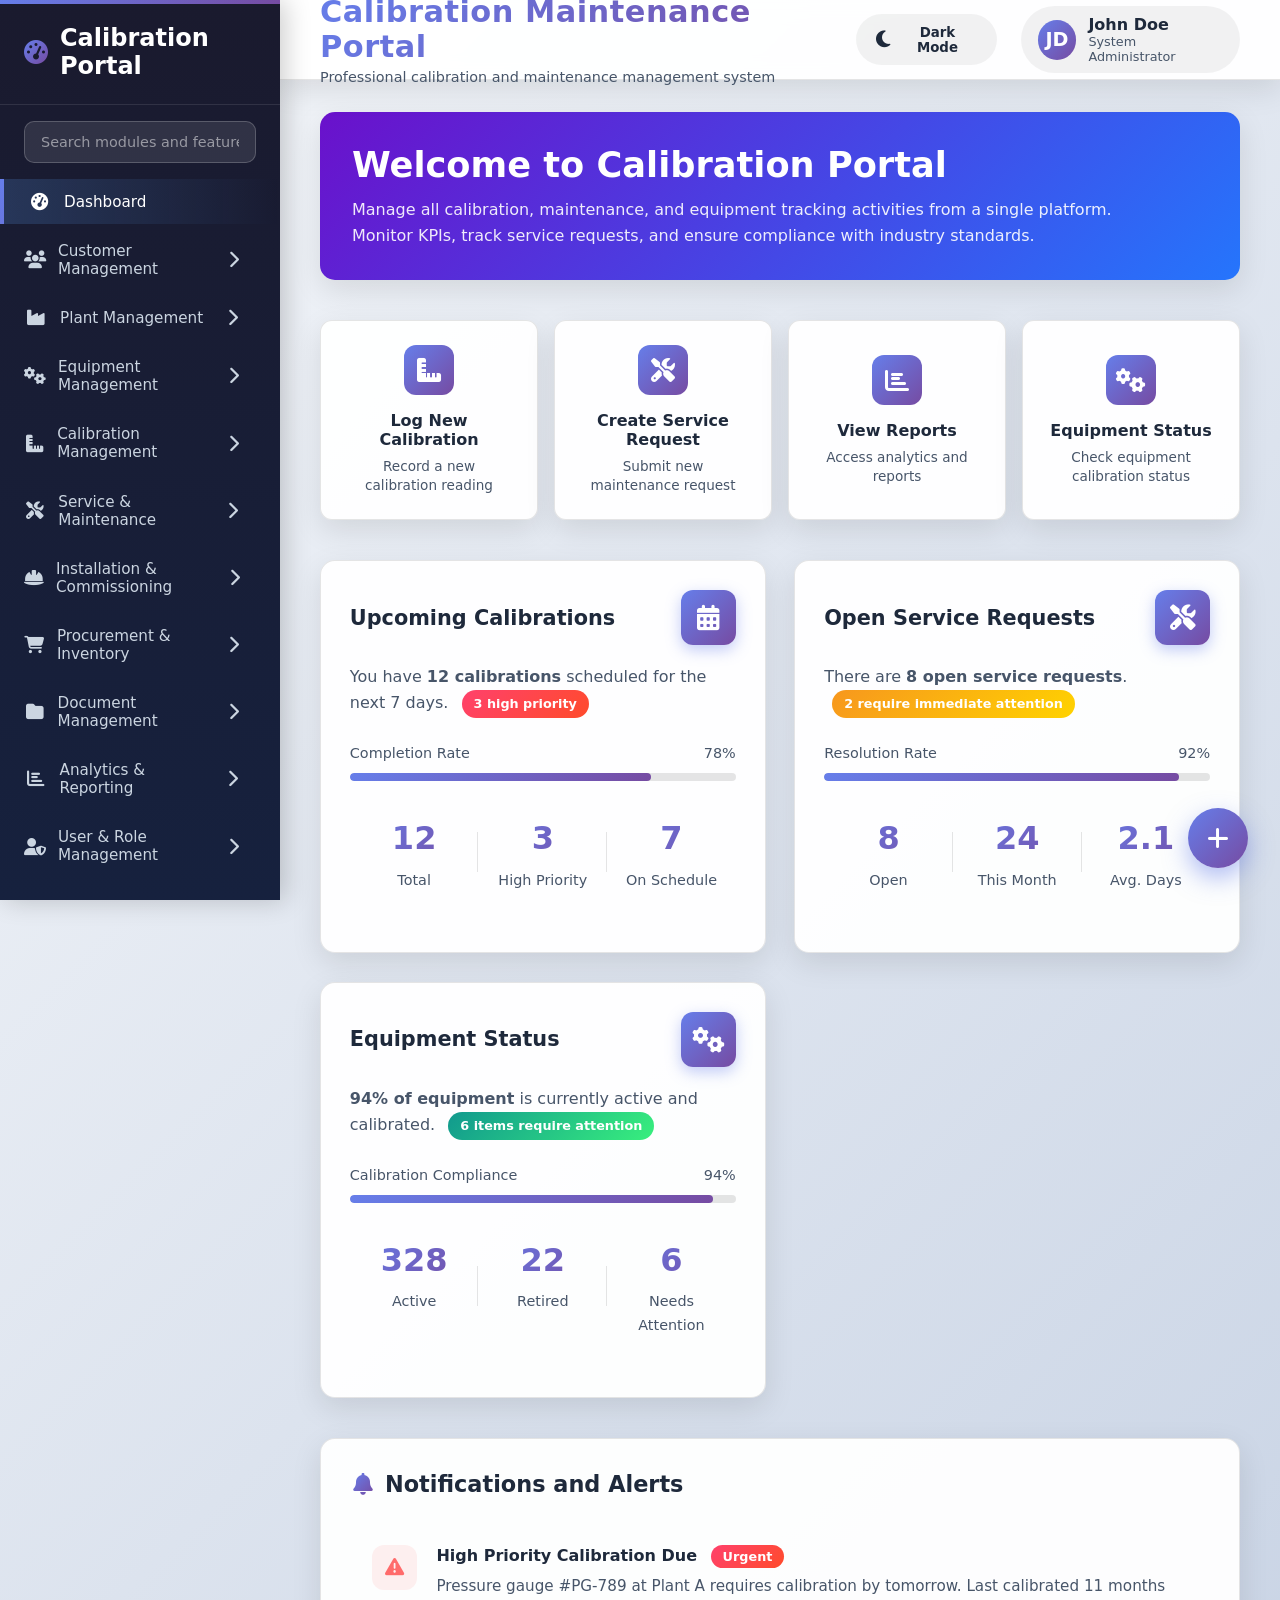
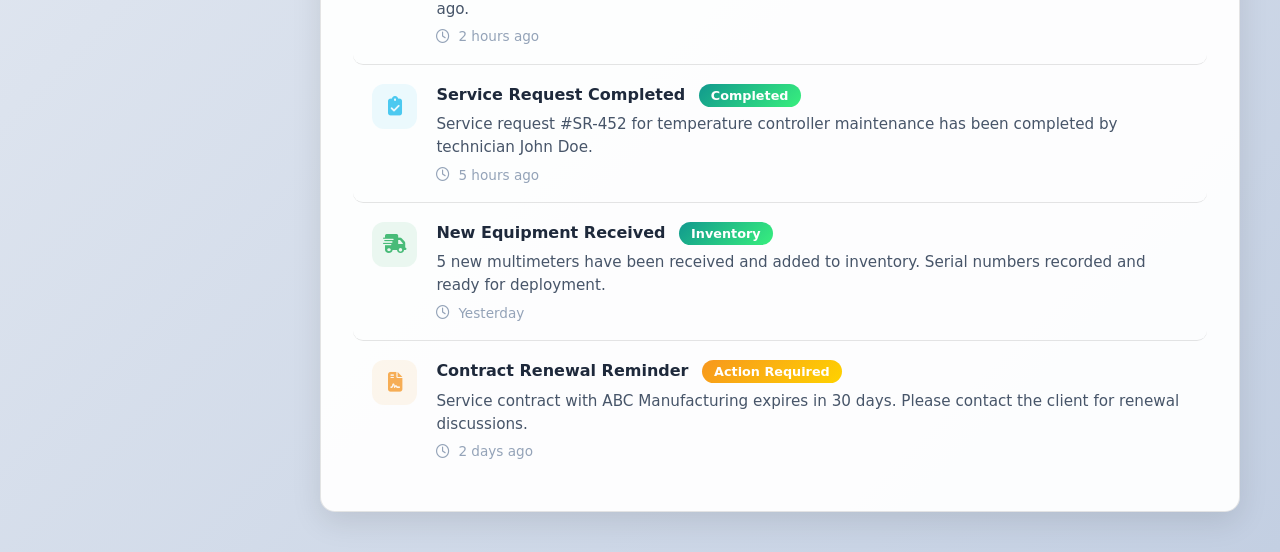
<file: Home page.html>
<!DOCTYPE html>
<html lang="en">
<head>
    <meta charset="UTF-8">
    <meta name="viewport" content="width=device-width, initial-scale=1.0">
    <title>Calibration Maintenance Portal</title>
    <link rel="stylesheet" href="https://cdnjs.cloudflare.com/ajax/libs/font-awesome/6.4.0/css/all.min.css">
    <link rel="stylesheet" href="https://cdnjs.cloudflare.com/ajax/libs/animate.css/4.1.1/animate.min.css">
    <style>
        :root {
            --primary-gradient: linear-gradient(135deg, #667eea 0%, #764ba2 100%);
            --secondary-gradient: linear-gradient(135deg, #f093fb 0%, #f5576c 100%);
            --sidebar-gradient: linear-gradient(180deg, #1a1a2e 0%, #16213e 100%);
            --dashboard-gradient: linear-gradient(135deg, #6a11cb 0%, #2575fc 100%);
            --success-gradient: linear-gradient(135deg, #11998e 0%, #38ef7d 100%);
            --warning-gradient: linear-gradient(135deg, #f7971e 0%, #ffd200 100%);
            --danger-gradient: linear-gradient(135deg, #ff416c 0%, #ff4b2b 100%);
            --info-gradient: linear-gradient(135deg, #4facfe 0%, #00f2fe 100%);
            --sidebar-width: 280px;
            --header-height: 80px;
            --transition-speed: 0.3s;
            --bg-gradient: linear-gradient(135deg, #f5f7fa 0%, #c3cfe2 100%);
            --card-bg: rgba(255, 255, 255, 0.95);
            --text-primary: #1e293b;
            --text-secondary: #475569;
            --border-color: rgba(0, 0, 0, 0.1);
            --hover-bg: rgba(0, 0, 0, 0.05);
            --active-bg: rgba(96, 165, 250, 0.15);
            --shadow: 0 10px 30px rgba(0, 0, 0, 0.1);
        }

        .dark-theme {
            --bg-gradient: linear-gradient(135deg, #0f172a 0%, #1e293b 100%);
            --card-bg: rgba(30, 41, 59, 0.95);
            --text-primary: #f1f5f9;
            --text-secondary: #cbd5e1;
            --border-color: rgba(255, 255, 255, 0.1);
            --hover-bg: rgba(255, 255, 255, 0.05);
            --active-bg: rgba(96, 165, 250, 0.2);
            --shadow: 0 10px 30px rgba(0, 0, 0, 0.3);
        }

        * {
            margin: 0;
            padding: 0;
            box-sizing: border-box;
            font-family: 'Segoe UI', system-ui, -apple-system, sans-serif;
        }

        html {
            scroll-behavior: smooth;
        }

        body {
            background: var(--bg-gradient);
            color: var(--text-primary);
            transition: all var(--transition-speed) ease;
            min-height: 100vh;
            overflow-x: hidden;
        }

        .app-container {
            display: flex;
            min-height: 100vh;
        }

        /* Loading screen */
        .loading-screen {
            position: fixed;
            top: 0;
            left: 0;
            width: 100%;
            height: 100%;
            background: var(--sidebar-gradient);
            display: flex;
            flex-direction: column;
            justify-content: center;
            align-items: center;
            z-index: 9999;
            transition: opacity 0.5s ease, visibility 0.5s ease;
        }

        .loading-screen.hidden {
            opacity: 0;
            visibility: hidden;
            pointer-events: none;
        }

        .loader {
            width: 70px;
            height: 70px;
            border: 5px solid rgba(102, 126, 234, 0.2);
            border-radius: 50%;
            border-top-color: #667eea;
            animation: spin 1s linear infinite;
            margin-bottom: 20px;
        }

        @keyframes spin {
            100% { transform: rotate(360deg); }
        }

        /* Header */
        .header {
            height: var(--header-height);
            background: var(--card-bg);
            display: flex;
            align-items: center;
            justify-content: space-between;
            padding: 0 2.5rem;
            box-shadow: var(--shadow);
            position: fixed;
            top: 0;
            right: 0;
            left: var(--sidebar-width);
            z-index: 100;
            transition: all var(--transition-speed) ease;
            backdrop-filter: blur(10px);
            border-bottom: 1px solid var(--border-color);
        }

        .header-left h1 {
            font-size: 1.9rem;
            background: var(--primary-gradient);
            -webkit-background-clip: text;
            -webkit-text-fill-color: transparent;
            background-clip: text;
            font-weight: 800;
            letter-spacing: 0.5px;
        }

        .header-left p {
            color: var(--text-secondary);
            font-size: 0.9rem;
            margin-top: 5px;
        }

        /* Header actions */
        .header-actions {
            display: flex;
            align-items: center;
            gap: 1.5rem;
        }

        .user-profile {
            display: flex;
            align-items: center;
            gap: 0.75rem;
            padding: 0.5rem 1rem;
            border-radius: 50px;
            background: var(--hover-bg);
            cursor: pointer;
            transition: all 0.3s ease;
            border: 1px solid transparent;
        }

        .user-profile:hover {
            background: var(--active-bg);
            border-color: rgba(102, 126, 234, 0.3);
        }

        .user-avatar {
            width: 40px;
            height: 40px;
            border-radius: 50%;
            background: var(--primary-gradient);
            display: flex;
            align-items: center;
            justify-content: center;
            color: white;
            font-weight: bold;
            font-size: 1.2rem;
        }

        .user-info {
            display: flex;
            flex-direction: column;
        }

        .user-name {
            font-weight: 600;
            color: var(--text-primary);
        }

        .user-role {
            font-size: 0.8rem;
            color: var(--text-secondary);
        }

        /* Theme toggle */
        .theme-toggle {
            display: flex;
            align-items: center;
            gap: 0.5rem;
            cursor: pointer;
            padding: 0.6rem 1.2rem;
            border-radius: 50px;
            background: var(--hover-bg);
            transition: all 0.3s ease;
            border: 1px solid transparent;
        }

        .theme-toggle:hover {
            background: var(--active-bg);
            border-color: rgba(102, 126, 234, 0.3);
            transform: translateY(-1px);
        }

        .theme-toggle i {
            font-size: 1.2rem;
            color: var(--text-primary);
            transition: all 0.3s ease;
        }

        .theme-toggle span {
            font-weight: 600;
            color: var(--text-primary);
            transition: all 0.3s ease;
        }

        /* Sidebar */
        .sidebar {
            width: var(--sidebar-width);
            background: var(--sidebar-gradient);
            color: #e2e8f0;
            position: fixed;
            top: 0;
            left: 0;
            height: 100vh;
            overflow-y: auto;
            padding: 1.5rem 0;
            transition: transform var(--transition-speed) ease;
            z-index: 1000;
            box-shadow: 5px 0 25px rgba(0, 0, 0, 0.2);
            scrollbar-width: thin;
            scrollbar-color: rgba(255, 255, 255, 0.1) transparent;
        }

        .sidebar::-webkit-scrollbar {
            width: 6px;
        }

        .sidebar::-webkit-scrollbar-track {
            background: transparent;
        }

        .sidebar::-webkit-scrollbar-thumb {
            background: rgba(255, 255, 255, 0.1);
            border-radius: 3px;
        }

        .sidebar::before {
            content: '';
            position: absolute;
            top: 0;
            left: 0;
            right: 0;
            height: 4px;
            background: var(--primary-gradient);
        }

        .sidebar-header {
            padding: 0 1.5rem 1.5rem;
            border-bottom: 1px solid rgba(255, 255, 255, 0.1);
            margin-bottom: 1rem;
        }

        .sidebar-header h2 {
            display: flex;
            align-items: center;
            gap: 0.75rem;
            font-size: 1.5rem;
            color: white;
        }

        .sidebar-header h2 i {
            background: var(--primary-gradient);
            -webkit-background-clip: text;
            -webkit-text-fill-color: transparent;
            background-clip: text;
        }

        .sidebar-search {
            padding: 0 1.5rem;
            margin-bottom: 1rem;
        }

        .search-box {
            width: 100%;
            padding: 0.75rem 1rem;
            border-radius: 10px;
            background: rgba(255, 255, 255, 0.1);
            border: 1px solid rgba(255, 255, 255, 0.2);
            color: white;
            font-size: 0.9rem;
            transition: all 0.3s ease;
        }

        .search-box:focus {
            outline: none;
            border-color: #667eea;
            background: rgba(255, 255, 255, 0.15);
            box-shadow: 0 0 0 2px rgba(102, 126, 234, 0.2);
        }

        .search-box::placeholder {
            color: rgba(255, 255, 255, 0.5);
        }

        /* Navigation */
        .nav-menu {
            list-style: none;
        }

        .nav-item {
            margin-bottom: 0.25rem;
        }

        .nav-link {
            display: flex;
            align-items: center;
            justify-content: space-between;
            padding: 0.85rem 1.5rem;
            color: #cbd5e1;
            text-decoration: none;
            transition: all 0.3s ease;
            position: relative;
            overflow: hidden;
        }

        .nav-link:hover {
            color: white;
            background: rgba(255, 255, 255, 0.05);
        }

        .nav-link.active {
            background: linear-gradient(90deg, rgba(96, 165, 250, 0.2), transparent);
            color: white;
            border-left: 4px solid;
            border-image: var(--primary-gradient) 1;
        }

        .nav-link i {
            width: 24px;
            text-align: center;
            margin-right: 0.75rem;
            font-size: 1.1rem;
            transition: transform 0.3s ease;
        }

        .nav-link:hover i {
            transform: scale(1.1);
        }

        .nav-text {
            flex-grow: 1;
            font-size: 0.95rem;
        }

        .nav-badge {
            background: var(--primary-gradient);
            color: white;
            padding: 0.2rem 0.5rem;
            border-radius: 12px;
            font-size: 0.7rem;
            font-weight: 600;
            margin-left: 0.5rem;
        }

        .nav-arrow {
            font-size: 0.8rem;
            transition: transform 0.3s ease;
        }

        .nav-arrow.rotated {
            transform: rotate(90deg);
        }

        /* Submenu */
        .submenu {
            list-style: none;
            max-height: 0;
            overflow: hidden;
            transition: max-height 0.3s ease;
            background: rgba(0, 0, 0, 0.2);
        }

        .submenu.expanded {
            max-height: 500px;
        }

        .submenu-item {
            border-left: 1px solid rgba(255, 255, 255, 0.1);
            margin-left: 2.5rem;
        }

        .submenu-link {
            display: block;
            padding: 0.7rem 1.5rem;
            color: #94a3b8;
            text-decoration: none;
            font-size: 0.9rem;
            transition: all 0.3s ease;
        }

        .submenu-link:hover {
            color: white;
            background: rgba(255, 255, 255, 0.05);
        }

        /* Tooltip */
        .nav-link .tooltip,
        .submenu-link .tooltip {
            display: none;
        }

        /* Main content */
        .main-content {
            flex: 1;
            padding: calc(var(--header-height) + 2rem) 2.5rem 2.5rem;
            margin-left: var(--sidebar-width);
            transition: all var(--transition-speed) ease;
            width: calc(100% - var(--sidebar-width));
        }

        /* Quick Links Section */
        .quick-links {
            display: grid;
            grid-template-columns: repeat(auto-fill, minmax(200px, 1fr));
            gap: 1rem;
            margin-bottom: 2.5rem;
        }

        .quick-link-card {
            background: var(--card-bg);
            border-radius: 12px;
            padding: 1.5rem;
            display: flex;
            flex-direction: column;
            align-items: center;
            justify-content: center;
            text-align: center;
            text-decoration: none;
            color: var(--text-primary);
            transition: all 0.3s ease;
            box-shadow: var(--shadow);
            border: 1px solid var(--border-color);
            cursor: pointer;
            user-select: none;
        }

        .quick-link-card:hover {
            transform: translateY(-5px);
            box-shadow: 0 15px 30px rgba(0, 0, 0, 0.15);
            border-color: rgba(102, 126, 234, 0.3);
        }

        .quick-link-card:active {
            transform: translateY(-2px);
        }

        .quick-link-icon {
            width: 50px;
            height: 50px;
            border-radius: 12px;
            display: flex;
            align-items: center;
            justify-content: center;
            font-size: 1.5rem;
            color: white;
            background: var(--primary-gradient);
            margin-bottom: 1rem;
            transition: transform 0.3s ease;
        }

        .quick-link-card:hover .quick-link-icon {
            transform: rotate(15deg) scale(1.1);
        }

        .quick-link-card h3 {
            font-size: 1rem;
            margin-bottom: 0.5rem;
            font-weight: 600;
        }

        .quick-link-card p {
            font-size: 0.85rem;
            color: var(--text-secondary);
            line-height: 1.4;
        }

        /* Welcome section */
        .welcome-section {
            margin-bottom: 2.5rem;
            border-radius: 15px;
            padding: 2rem;
            background: var(--dashboard-gradient);
            color: white;
            box-shadow: var(--shadow);
        }

        .welcome-section h2 {
            font-size: 2.2rem;
            margin-bottom: 0.75rem;
        }

        .welcome-section p {
            max-width: 800px;
            line-height: 1.6;
            opacity: 0.9;
        }

        /* Dashboard widgets */
        .dashboard-widgets {
            display: grid;
            grid-template-columns: repeat(auto-fill, minmax(320px, 1fr));
            gap: 1.8rem;
            margin-bottom: 2.5rem;
        }

        .widget {
            background: var(--card-bg);
            border-radius: 15px;
            padding: 1.8rem;
            box-shadow: var(--shadow);
            transition: all 0.3s ease;
            border: 1px solid var(--border-color);
        }

        .widget:hover {
            transform: translateY(-5px);
            box-shadow: 0 20px 40px rgba(0, 0, 0, 0.15);
        }

        .widget-header {
            display: flex;
            align-items: center;
            justify-content: space-between;
            margin-bottom: 1.2rem;
        }

        .widget-title {
            font-size: 1.3rem;
            font-weight: 700;
            color: var(--text-primary);
        }

        .widget-icon {
            width: 55px;
            height: 55px;
            border-radius: 12px;
            display: flex;
            align-items: center;
            justify-content: center;
            font-size: 1.6rem;
            color: white;
            background: var(--primary-gradient);
            box-shadow: 0 5px 15px rgba(102, 126, 234, 0.4);
            transition: transform 0.3s ease;
        }

        .widget:hover .widget-icon {
            transform: scale(1.1);
        }

        .widget-content {
            color: var(--text-secondary);
            line-height: 1.6;
            margin-bottom: 1.5rem;
        }

        .stats {
            display: flex;
            justify-content: space-between;
            margin-top: 1.5rem;
        }

        .stat {
            text-align: center;
            position: relative;
            padding: 0.5rem;
            flex: 1;
        }

        .stat::after {
            content: '';
            position: absolute;
            right: 0;
            top: 50%;
            transform: translateY(-50%);
            width: 1px;
            height: 40px;
            background: var(--border-color);
        }

        .stat:last-child::after {
            display: none;
        }

        .stat-value {
            font-size: 2rem;
            font-weight: 800;
            background: var(--primary-gradient);
            -webkit-background-clip: text;
            -webkit-text-fill-color: transparent;
            background-clip: text;
            margin-bottom: 0.25rem;
        }

        .stat-label {
            font-size: 0.9rem;
            color: var(--text-secondary);
            font-weight: 500;
        }

        /* Progress bar */
        .progress-container {
            margin-top: 1.5rem;
        }

        .progress-label {
            display: flex;
            justify-content: space-between;
            margin-bottom: 0.5rem;
            font-size: 0.9rem;
            color: var(--text-secondary);
        }

        .progress-bar {
            height: 8px;
            background: rgba(0, 0, 0, 0.1);
            border-radius: 4px;
            overflow: hidden;
        }

        .progress-fill {
            height: 100%;
            background: var(--primary-gradient);
            border-radius: 4px;
            width: 0;
            transition: width 1s ease-out;
        }

        /* Notifications */
        .notifications-section {
            background: var(--card-bg);
            border-radius: 15px;
            padding: 2rem;
            box-shadow: var(--shadow);
            margin-top: 2rem;
            border: 1px solid var(--border-color);
        }

        .section-title {
            display: flex;
            align-items: center;
            gap: 0.75rem;
            margin-bottom: 1.8rem;
            font-size: 1.4rem;
            color: var(--text-primary);
        }

        .section-title i {
            background: var(--primary-gradient);
            -webkit-background-clip: text;
            -webkit-text-fill-color: transparent;
            background-clip: text;
        }

        .notification-list {
            list-style: none;
        }

        .notification-item {
            padding: 1.2rem;
            border-bottom: 1px solid var(--border-color);
            display: flex;
            align-items: flex-start;
            gap: 1.2rem;
            transition: all 0.3s ease;
            border-radius: 10px;
        }

        .notification-item:hover {
            background: var(--hover-bg);
        }

        .notification-item:last-child {
            border-bottom: none;
        }

        .notification-icon {
            width: 45px;
            height: 45px;
            border-radius: 12px;
            display: flex;
            align-items: center;
            justify-content: center;
            background: rgba(96, 165, 250, 0.1);
            color: #667eea;
            flex-shrink: 0;
            font-size: 1.2rem;
        }

        .notification-content h4 {
            color: var(--text-primary);
            margin-bottom: 0.4rem;
            font-weight: 600;
        }

        .notification-content p {
            color: var(--text-secondary);
            font-size: 0.95rem;
            line-height: 1.5;
        }

        .notification-time {
            font-size: 0.85rem;
            color: #94a3b8;
            margin-top: 0.5rem;
            display: flex;
            align-items: center;
            gap: 0.5rem;
        }

        /* Status badges */
        .status-badge {
            display: inline-block;
            padding: 0.25rem 0.75rem;
            border-radius: 50px;
            font-size: 0.8rem;
            font-weight: 600;
            margin-left: 0.5rem;
        }

        .status-high {
            background: var(--danger-gradient);
            color: white;
        }

        .status-medium {
            background: var(--warning-gradient);
            color: white;
        }

        .status-low {
            background: var(--success-gradient);
            color: white;
        }

        /* Module Content */
        .module-content {
            display: none;
            animation: fadeIn 0.3s ease;
        }

        .module-content.active {
            display: block;
        }

        @keyframes fadeIn {
            from { opacity: 0; transform: translateY(10px); }
            to { opacity: 1; transform: translateY(0); }
        }

        /* Mobile menu toggle */
        .menu-toggle {
            display: none;
            position: fixed;
            top: 1.5rem;
            left: 1.5rem;
            z-index: 1100;
            background: var(--primary-gradient);
            color: white;
            border: none;
            border-radius: 10px;
            width: 45px;
            height: 45px;
            font-size: 1.3rem;
            cursor: pointer;
            box-shadow: var(--shadow);
            transition: all 0.3s ease;
        }

        .menu-toggle:hover {
            transform: scale(1.1);
        }

        /* Floating action button */
        .fab {
            position: fixed;
            bottom: 2rem;
            right: 2rem;
            width: 60px;
            height: 60px;
            border-radius: 50%;
            background: var(--primary-gradient);
            color: white;
            display: flex;
            align-items: center;
            justify-content: center;
            font-size: 1.5rem;
            box-shadow: 0 10px 25px rgba(102, 126, 234, 0.5);
            cursor: pointer;
            z-index: 100;
            transition: all 0.3s ease;
            user-select: none;
        }

        .fab:hover {
            transform: scale(1.1);
            box-shadow: 0 15px 30px rgba(102, 126, 234, 0.7);
        }

        /* Notification toast */
        .notification-toast {
            position: fixed;
            top: 100px;
            right: 20px;
            background: var(--card-bg);
            color: var(--text-primary);
            padding: 1rem 1.5rem;
            border-radius: 10px;
            display: flex;
            align-items: center;
            gap: 0.75rem;
            box-shadow: var(--shadow);
            z-index: 10000;
            animation: slideIn 0.3s ease;
            border-left: 4px solid #667eea;
            max-width: 350px;
            border: 1px solid var(--border-color);
        }

        .notification-toast.info {
            border-left-color: #667eea;
        }

        .notification-toast.success {
            border-left-color: #38ef7d;
        }

        .notification-toast.warning {
            border-left-color: #f7971e;
        }

        .notification-toast.error {
            border-left-color: #ff416c;
        }

        @keyframes slideIn {
            from { transform: translateX(100%); opacity: 0; }
            to { transform: translateX(0); opacity: 1; }
        }

        @keyframes slideOut {
            from { transform: translateX(0); opacity: 1; }
            to { transform: translateX(100%); opacity: 0; }
        }

        /* Responsive adjustments */
        @media (max-width: 1200px) {
            .sidebar {
                transform: translateX(-100%);
            }

            .sidebar.open {
                transform: translateX(0);
            }

            .header {
                left: 0;
            }

            .main-content {
                margin-left: 0;
                width: 100%;
                padding-left: 1.5rem;
                padding-right: 1.5rem;
            }

            .menu-toggle {
                display: flex;
                align-items: center;
                justify-content: center;
            }
        }

        @media (max-width: 992px) {
            .dashboard-widgets {
                grid-template-columns: repeat(auto-fill, minmax(280px, 1fr));
            }
            
            .quick-links {
                grid-template-columns: repeat(auto-fill, minmax(180px, 1fr));
            }
            
            .header {
                padding: 0 1.5rem;
            }
        }

        @media (max-width: 768px) {
            .header {
                padding: 0 1.5rem;
                height: auto;
                min-height: var(--header-height);
                padding-top: 1rem;
                padding-bottom: 1rem;
                flex-direction: column;
                align-items: flex-start;
                gap: 1rem;
            }
            
            .header-left {
                width: 100%;
            }
            
            .header-actions {
                width: 100%;
                justify-content: space-between;
            }
            
            .user-info {
                display: none;
            }

            .main-content {
                padding: calc(var(--header-height) + 1.5rem) 1.5rem 1.5rem;
            }

            .dashboard-widgets {
                grid-template-columns: 1fr;
            }
            
            .quick-links {
                grid-template-columns: repeat(2, 1fr);
            }

            .header-left h1 {
                font-size: 1.6rem;
            }

            .theme-toggle span {
                display: none;
            }

            .welcome-section h2 {
                font-size: 1.8rem;
            }

            .stats {
                flex-direction: column;
                gap: 1rem;
            }

            .stat::after {
                display: none;
            }

            .menu-toggle {
                top: 1rem;
                left: 1rem;
            }
        }

        @media (max-width: 480px) {
            .quick-links {
                grid-template-columns: 1fr;
            }
            
            .header {
                padding: 1rem;
            }
            
            .welcome-section {
                padding: 1.5rem;
            }
            
            .welcome-section h2 {
                font-size: 1.5rem;
            }
            
            .notification-toast {
                left: 1rem;
                right: 1rem;
                max-width: calc(100% - 2rem);
            }
            
            .fab {
                bottom: 1rem;
                right: 1rem;
            }
        }

        /* Animation classes */
        .animate-on-scroll {
            opacity: 0;
            transform: translateY(20px);
            transition: opacity 0.6s ease, transform 0.6s ease;
        }

        .animate-on-scroll.visible {
            opacity: 1;
            transform: translateY(0);
        }

        .pulse {
            animation: pulse 2s infinite;
        }

        @keyframes pulse {
            0% { opacity: 1; }
            50% { opacity: 0.7; }
            100% { opacity: 1; }
        }

        /* Quick actions menu */
        .quick-actions-menu {
            position: fixed;
            bottom: 90px;
            right: 20px;
            background: var(--card-bg);
            border-radius: 15px;
            box-shadow: var(--shadow);
            z-index: 10000;
            width: 280px;
            overflow: hidden;
            animation: slideUp 0.3s ease;
            border: 1px solid var(--border-color);
        }

        .quick-actions-header {
            padding: 1.5rem;
            background: var(--primary-gradient);
            color: white;
            display: flex;
            justify-content: space-between;
            align-items: center;
        }

        .quick-actions-header h3 {
            margin: 0;
            font-size: 1.2rem;
        }

        .close-actions {
            cursor: pointer;
            font-size: 1.2rem;
            transition: transform 0.3s ease;
        }

        .close-actions:hover {
            transform: rotate(90deg);
        }

        .quick-actions-list {
            padding: 1rem;
        }

        .quick-action-item {
            display: flex;
            align-items: center;
            gap: 1rem;
            padding: 1rem;
            border-radius: 10px;
            cursor: pointer;
            transition: all 0.3s ease;
            color: var(--text-primary);
        }

        .quick-action-item:hover {
            background: var(--hover-bg);
        }

        .quick-action-icon {
            width: 40px;
            height: 40px;
            border-radius: 10px;
            background: var(--primary-gradient);
            display: flex;
            align-items: center;
            justify-content: center;
            color: white;
        }

        @keyframes slideUp {
            from { transform: translateY(20px); opacity: 0; }
            to { transform: translateY(0); opacity: 1; }
        }

        /* Performance optimizations */
        .will-change-transform {
            will-change: transform;
        }

        /* Focus styles for accessibility */
        .nav-link:focus-visible,
        .quick-link-card:focus-visible,
        .theme-toggle:focus-visible,
        .menu-toggle:focus-visible {
            outline: 2px solid #667eea;
            outline-offset: 2px;
        }

        /* Selection styles */
        ::selection {
            background: rgba(102, 126, 234, 0.3);
            color: var(--text-primary);
        }
    </style>
</head>
<body>
    <!-- Loading screen -->
    <div class="loading-screen" id="loadingScreen">
        <div class="loader"></div>
        <h2 style="color: white; margin-top: 20px;">Calibration Portal</h2>
        <p style="color: rgba(255, 255, 255, 0.7); margin-top: 10px;">Initializing system...</p>
    </div>

    <!-- Floating Action Button -->
    <div class="fab" id="fab" tabindex="0" aria-label="Quick actions">
        <i class="fas fa-plus"></i>
    </div>

    <div class="app-container">
        <!-- Mobile menu toggle -->
        <button class="menu-toggle" id="menuToggle" aria-label="Toggle menu">
            <i class="fas fa-bars"></i>
        </button>

        <!-- Sidebar Navigation -->
        <nav class="sidebar" id="sidebar">
            <div class="sidebar-header">
                <h2><i class="fas fa-tachometer-alt"></i> Calibration Portal</h2>
            </div>
            
            <div class="sidebar-search">
                <input type="text" class="search-box" placeholder="Search modules and features..." id="sidebarSearch" aria-label="Search navigation">
            </div>
            
            <ul class="nav-menu">
                <!-- Dashboard -->
                <li class="nav-item">
                    <a href="#" class="nav-link active" data-module="dashboard" aria-current="page">
                        <i class="fas fa-tachometer-alt"></i>
                        <span class="nav-text">Dashboard</span>
                    </a>
                </li>
                
                <!-- Customer Management -->
                <li class="nav-item">
                    <a href="#" class="nav-link" data-module="customer">
                        <i class="fas fa-users"></i>
                        <span class="nav-text">Customer Management</span>
                        <i class="fas fa-chevron-right nav-arrow"></i>
                    </a>
                    <ul class="submenu">
                        <li class="submenu-item"><a href="#" class="submenu-link" data-submodule="customer-list">Customer List</a></li>
                        <li class="submenu-item"><a href="#" class="submenu-link" data-submodule="add-customer">Add/Edit Customer</a></li>
                        <li class="submenu-item"><a href="#" class="submenu-link" data-submodule="customer-contact">Customer Contact Info</a></li>
                        <li class="submenu-item"><a href="#" class="submenu-link" data-submodule="linked-plants">Linked Plants Overview</a></li>
                        <li class="submenu-item"><a href="#" class="submenu-link" data-submodule="customer-contracts">Customer Contracts</a></li>
                        <li class="submenu-item"><a href="#" class="submenu-link" data-submodule="service-agreements">Manage Service Agreements</a></li>
                        <li class="submenu-item"><a href="#" class="submenu-link" data-submodule="contract-renewals">View Contract Terms and Renewals</a></li>
                    </ul>
                </li>
                
                <!-- Plant Management -->
                <li class="nav-item">
                    <a href="#" class="nav-link" data-module="plant">
                        <i class="fas fa-industry"></i>
                        <span class="nav-text">Plant Management</span>
                        <i class="fas fa-chevron-right nav-arrow"></i>
                    </a>
                    <ul class="submenu">
                        <li class="submenu-item"><a href="#" class="submenu-link" data-submodule="plant-list">Plant List</a></li>
                        <li class="submenu-item"><a href="#" class="submenu-link" data-submodule="add-plant">Add/Edit Plant</a></li>
                        <li class="submenu-item"><a href="#" class="submenu-link" data-submodule="plant-locations">Plant Locations and Maps</a></li>
                        <li class="submenu-item"><a href="#" class="submenu-link" data-submodule="assigned-equipment">Assigned Equipment Summary</a></li>
                        <li class="submenu-item"><a href="#" class="submenu-link" data-submodule="plant-documents">Plant Documents</a></li>
                        <li class="submenu-item"><a href="#" class="submenu-link" data-submodule="site-manuals">Upload Site-Specific Manuals</a></li>
                        <li class="submenu-item"><a href="#" class="submenu-link" data-submodule="compliance-records">Compliance and Safety Records</a></li>
                    </ul>
                </li>
                
                <!-- Equipment Management -->
                <li class="nav-item">
                    <a href="#" class="nav-link" data-module="equipment">
                        <i class="fas fa-cogs"></i>
                        <span class="nav-text">Equipment Management</span>
                        <i class="fas fa-chevron-right nav-arrow"></i>
                    </a>
                    <ul class="submenu">
                        <li class="submenu-item"><a href="#" class="submenu-link" data-submodule="equipment-inventory">Equipment Inventory</a></li>
                        <li class="submenu-item"><a href="#" class="submenu-link" data-submodule="add-equipment">Add/Edit Equipment</a></li>
                        <li class="submenu-item"><a href="#" class="submenu-link" data-submodule="equipment-specs">Equipment Specifications</a></li>
                        <li class="submenu-item"><a href="#" class="submenu-link" data-submodule="lifecycle-status">Equipment Lifecycle Status</a></li>
                        <li class="submenu-item"><a href="#" class="submenu-link" data-submodule="equipment-history">Equipment History</a></li>
                        <li class="submenu-item"><a href="#" class="submenu-link" data-submodule="service-history">Full Service History</a></li>
                        <li class="submenu-item"><a href="#" class="submenu-link" data-submodule="calibration-logs">Calibration Logs</a></li>
                        <li class="submenu-item"><a href="#" class="submenu-link" data-submodule="document-attachments">Document Attachments</a></li>
                    </ul>
                </li>
                
                <!-- Calibration Management -->
                <li class="nav-item">
                    <a href="#" class="nav-link" data-module="calibration">
                        <i class="fas fa-ruler-combined"></i>
                        <span class="nav-text">Calibration Management</span>
                        <i class="fas fa-chevron-right nav-arrow"></i>
                    </a>
                    <ul class="submenu">
                        <li class="submenu-item"><a href="#" class="submenu-link" data-submodule="calibration-schedule">Calibration Schedule</a></li>
                        <li class="submenu-item"><a href="#" class="submenu-link" data-submodule="calendar-view">Calendar View</a></li>
                        <li class="submenu-item"><a href="#" class="submenu-link" data-submodule="upcoming-calibrations">Upcoming Calibrations by Date</a></li>
                        <li class="submenu-item"><a href="#" class="submenu-link" data-submodule="calibration-records">Calibration Records</a></li>
                        <li class="submenu-item"><a href="#" class="submenu-link" data-submodule="log-calibration">Log New Calibration</a></li>
                        <li class="submenu-item"><a href="#" class="submenu-link" data-submodule="calibration-certificates">View/Print Calibration Certificates</a></li>
                        <li class="submenu-item"><a href="#" class="submenu-link" data-submodule="assign-tasks">Assign Calibration Tasks to Technicians</a></li>
                    </ul>
                </li>
                
                <!-- Service & Maintenance -->
                <li class="nav-item">
                    <a href="#" class="nav-link" data-module="service">
                        <i class="fas fa-tools"></i>
                        <span class="nav-text">Service & Maintenance</span>
                        <i class="fas fa-chevron-right nav-arrow"></i>
                    </a>
                    <ul class="submenu">
                        <li class="submenu-item"><a href="#" class="submenu-link" data-submodule="service-requests">Service Requests</a></li>
                        <li class="submenu-item"><a href="#" class="submenu-link" data-submodule="new-service-request">Create New Service Request</a></li>
                        <li class="submenu-item"><a href="#" class="submenu-link" data-submodule="track-requests">Track Open and Closed Requests</a></li>
                        <li class="submenu-item"><a href="#" class="submenu-link" data-submodule="maintenance-logs">Maintenance Logs</a></li>
                        <li class="submenu-item"><a href="#" class="submenu-link" data-submodule="routine-maintenance">Routine Maintenance Records</a></li>
                        <li class="submenu-item"><a href="#" class="submenu-link" data-submodule="emergency-repairs">Emergency Repair History</a></li>
                        <li class="submenu-item"><a href="#" class="submenu-link" data-submodule="parts-inventory">Parts Used and Inventory Updates</a></li>
                    </ul>
                </li>
                
                <!-- Installation & Commissioning -->
                <li class="nav-item">
                    <a href="#" class="nav-link" data-module="installation">
                        <i class="fas fa-hard-hat"></i>
                        <span class="nav-text">Installation & Commissioning</span>
                        <i class="fas fa-chevron-right nav-arrow"></i>
                    </a>
                    <ul class="submenu">
                        <li class="submenu-item"><a href="#" class="submenu-link" data-submodule="installation-scheduler">Installation Scheduler</a></li>
                        <li class="submenu-item"><a href="#" class="submenu-link" data-submodule="plan-installations">Plan New Installations</a></li>
                        <li class="submenu-item"><a href="#" class="submenu-link" data-submodule="track-installs">Track In-Progress Installs</a></li>
                        <li class="submenu-item"><a href="#" class="submenu-link" data-submodule="commissioning-reports">Commissioning Reports</a></li>
                        <li class="submenu-item"><a href="#" class="submenu-link" data-submodule="commissioning-certificates">Generate and Store Commissioning Certificates</a></li>
                        <li class="submenu-item"><a href="#" class="submenu-link" data-submodule="technician-assignments">Field Technician Assignments and Logs</a></li>
                    </ul>
                </li>
                
                <!-- Procurement & Inventory -->
                <li class="nav-item">
                    <a href="#" class="nav-link" data-module="procurement">
                        <i class="fas fa-shopping-cart"></i>
                        <span class="nav-text">Procurement & Inventory</span>
                        <i class="fas fa-chevron-right nav-arrow"></i>
                    </a>
                    <ul class="submenu">
                        <li class="submenu-item"><a href="#" class="submenu-link" data-submodule="purchase-requests">Purchase Requests (PR)</a></li>
                        <li class="submenu-item"><a href="#" class="submenu-link" data-submodule="new-pr">Submit New PR</a></li>
                        <li class="submenu-item"><a href="#" class="submenu-link" data-submodule="approval-workflow">Approval Workflow</a></li>
                        <li class="submenu-item"><a href="#" class="submenu-link" data-submodule="purchase-orders">Purchase Orders (PO)</a></li>
                        <li class="submenu-item"><a href="#" class="submenu-link" data-submodule="create-po">Create and Track POs</a></li>
                        <li class="submenu-item"><a href="#" class="submenu-link" data-submodule="link-po">Link POs to Equipment or Parts</a></li>
                        <li class="submenu-item"><a href="#" class="submenu-link" data-submodule="inventory-management">Inventory Management</a></li>
                        <li class="submenu-item"><a href="#" class="submenu-link" data-submodule="stock-levels">View Stock Levels</a></li>
                        <li class="submenu-item"><a href="#" class="submenu-link" data-submodule="low-stock-alerts">Automatic Alerts for Low Stock</a></li>
                        <li class="submenu-item"><a href="#" class="submenu-link" data-submodule="spare-parts">Manage Spare Parts and Supplies</a></li>
                    </ul>
                </li>
                
                <!-- Document Management -->
                <li class="nav-item">
                    <a href="#" class="nav-link" data-module="document">
                        <i class="fas fa-folder"></i>
                        <span class="nav-text">Document Management</span>
                        <i class="fas fa-chevron-right nav-arrow"></i>
                    </a>
                    <ul class="submenu">
                        <li class="submenu-item"><a href="#" class="submenu-link" data-submodule="document-library">Document Library</a></li>
                        <li class="submenu-item"><a href="#" class="submenu-link" data-submodule="upload-documents">Upload and Categorize Documents</a></li>
                        <li class="submenu-item"><a href="#" class="submenu-link" data-submodule="access-control">Access Control for Sensitive Documents</a></li>
                        <li class="submenu-item"><a href="#" class="submenu-link" data-submodule="client-portal">Client Document Portal</a></li>
                        <li class="submenu-item"><a href="#" class="submenu-link" data-submodule="view-documents">Allow Clients to View/Download Their Specific Documents</a></li>
                    </ul>
                </li>
                
                <!-- Analytics & Reporting -->
                <li class="nav-item">
                    <a href="#" class="nav-link" data-module="analytics">
                        <i class="fas fa-chart-bar"></i>
                        <span class="nav-text">Analytics & Reporting</span>
                        <i class="fas fa-chevron-right nav-arrow"></i>
                    </a>
                    <ul class="submenu">
                        <li class="submenu-item"><a href="#" class="submenu-link" data-submodule="custom-reports">Custom Reports</a></li>
                        <li class="submenu-item"><a href="#" class="submenu-link" data-submodule="service-efficiency">Generate Reports on Service Efficiency</a></li>
                        <li class="submenu-item"><a href="#" class="submenu-link" data-submodule="equipment-performance">Equipment Performance Reports</a></li>
                        <li class="submenu-item"><a href="#" class="submenu-link" data-submodule="dashboard-analytics">Dashboard Analytics</a></li>
                        <li class="submenu-item"><a href="#" class="submenu-link" data-submodule="visualize-trends">Visualize Data Trends and KPIs</a></li>
                        <li class="submenu-item"><a href="#" class="submenu-link" data-submodule="usage-statistics">Usage Statistics</a></li>
                        <li class="submenu-item"><a href="#" class="submenu-link" data-submodule="track-usage">Track How the System is Used</a></li>
                        <li class="submenu-item"><a href="#" class="submenu-link" data-submodule="improvement-areas">Identify Areas for Improvement</a></li>
                    </ul>
                </li>
                
                <!-- User & Role Management -->
                <li class="nav-item">
                    <a href="#" class="nav-link" data-module="user-management">
                        <i class="fas fa-user-shield"></i>
                        <span class="nav-text">User & Role Management</span>
                        <i class="fas fa-chevron-right nav-arrow"></i>
                    </a>
                    <ul class="submenu">
                        <li class="submenu-item"><a href="#" class="submenu-link" data-submodule="user-list">User List</a></li>
                        <li class="submenu-item"><a href="#" class="submenu-link" data-submodule="add-edit-users">Add/Edit Users</a></li>
                        <li class="submenu-item"><a href="#" class="submenu-link" data-submodule="assign-roles">Assign Roles and Permissions</a></li>
                        <li class="submenu-item"><a href="#" class="submenu-link" data-submodule="audit-logs">Audit Logs</a></li>
                        <li class="submenu-item"><a href="#" class="submenu-link" data-submodule="track-user-activity">Track User Activity</a></li>
                        <li class="submenu-item"><a href="#" class="submenu-link" data-submodule="security-reports">Security and Access Reports</a></li>
                    </ul>
                </li>
            </ul>
        </nav>

        <!-- Main Content -->
        <main class="main-content" id="mainContent">
            <!-- Header -->
            <header class="header">
                <div class="header-left">
                    <h1>Calibration Maintenance Portal</h1>
                    <p>Professional calibration and maintenance management system</p>
                </div>
                <div class="header-actions">
                    <button class="theme-toggle" id="themeToggle" aria-label="Toggle theme">
                        <i class="fas fa-moon"></i>
                        <span>Dark Mode</span>
                    </button>
                    <div class="user-profile" id="userProfile" tabindex="0" aria-label="User profile">
                        <div class="user-avatar">JD</div>
                        <div class="user-info">
                            <div class="user-name">John Doe</div>
                            <div class="user-role">System Administrator</div>
                        </div>
                    </div>
                </div>
            </header>

            <!-- Dashboard Content -->
            <div class="module-content active" id="module-dashboard">
                <section class="welcome-section animate-on-scroll">
                    <h2>Welcome to Calibration Portal</h2>
                    <p>Manage all calibration, maintenance, and equipment tracking activities from a single platform. Monitor KPIs, track service requests, and ensure compliance with industry standards.</p>
                </section>

                <!-- Quick Links -->
                <section class="quick-links animate-on-scroll">
                    <div class="quick-link-card" data-quick-action="new-calibration" tabindex="0" role="button">
                        <div class="quick-link-icon">
                            <i class="fas fa-ruler-combined"></i>
                        </div>
                        <h3>Log New Calibration</h3>
                        <p>Record a new calibration reading</p>
                    </div>
                    <div class="quick-link-card" data-quick-action="service-request" tabindex="0" role="button">
                        <div class="quick-link-icon">
                            <i class="fas fa-tools"></i>
                        </div>
                        <h3>Create Service Request</h3>
                        <p>Submit new maintenance request</p>
                    </div>
                    <div class="quick-link-card" data-quick-action="view-reports" tabindex="0" role="button">
                        <div class="quick-link-icon">
                            <i class="fas fa-chart-bar"></i>
                        </div>
                        <h3>View Reports</h3>
                        <p>Access analytics and reports</p>
                    </div>
                    <div class="quick-link-card" data-quick-action="equipment-check" tabindex="0" role="button">
                        <div class="quick-link-icon">
                            <i class="fas fa-cogs"></i>
                        </div>
                        <h3>Equipment Status</h3>
                        <p>Check equipment calibration status</p>
                    </div>
                </section>

                <!-- Dashboard Widgets -->
                <div class="dashboard-widgets">
                    <div class="widget animate-on-scroll">
                        <div class="widget-header">
                            <h3 class="widget-title">Upcoming Calibrations</h3>
                            <div class="widget-icon">
                                <i class="fas fa-calendar-alt"></i>
                            </div>
                        </div>
                        <div class="widget-content">
                            <p>You have <strong>12 calibrations</strong> scheduled for the next 7 days. <span class="status-badge status-high">3 high priority</span></p>
                            <div class="progress-container">
                                <div class="progress-label">
                                    <span>Completion Rate</span>
                                    <span>78%</span>
                                </div>
                                <div class="progress-bar">
                                    <div class="progress-fill" style="width: 78%;"></div>
                                </div>
                            </div>
                            <div class="stats">
                                <div class="stat">
                                    <div class="stat-value">12</div>
                                    <div class="stat-label">Total</div>
                                </div>
                                <div class="stat">
                                    <div class="stat-value">3</div>
                                    <div class="stat-label">High Priority</div>
                                </div>
                                <div class="stat">
                                    <div class="stat-value">7</div>
                                    <div class="stat-label">On Schedule</div>
                                </div>
                            </div>
                        </div>
                    </div>

                    <div class="widget animate-on-scroll">
                        <div class="widget-header">
                            <h3 class="widget-title">Open Service Requests</h3>
                            <div class="widget-icon">
                                <i class="fas fa-tools"></i>
                            </div>
                        </div>
                        <div class="widget-content">
                            <p>There are <strong>8 open service requests</strong>. <span class="status-badge status-medium">2 require immediate attention</span></p>
                            <div class="progress-container">
                                <div class="progress-label">
                                    <span>Resolution Rate</span>
                                    <span>92%</span>
                                </div>
                                <div class="progress-bar">
                                    <div class="progress-fill" style="width: 92%;"></div>
                                </div>
                            </div>
                            <div class="stats">
                                <div class="stat">
                                    <div class="stat-value">8</div>
                                    <div class="stat-label">Open</div>
                                </div>
                                <div class="stat">
                                    <div class="stat-value">24</div>
                                    <div class="stat-label">This Month</div>
                                </div>
                                <div class="stat">
                                    <div class="stat-value">2.1</div>
                                    <div class="stat-label">Avg. Days</div>
                                </div>
                            </div>
                        </div>
                    </div>

                    <div class="widget animate-on-scroll">
                        <div class="widget-header">
                            <h3 class="widget-title">Equipment Status</h3>
                            <div class="widget-icon">
                                <i class="fas fa-cogs"></i>
                            </div>
                        </div>
                        <div class="widget-content">
                            <p><strong>94% of equipment</strong> is currently active and calibrated. <span class="status-badge status-low">6 items require attention</span></p>
                            <div class="progress-container">
                                <div class="progress-label">
                                    <span>Calibration Compliance</span>
                                    <span>94%</span>
                                </div>
                                <div class="progress-bar">
                                    <div class="progress-fill" style="width: 94%;"></div>
                                </div>
                            </div>
                            <div class="stats">
                                <div class="stat">
                                    <div class="stat-value">328</div>
                                    <div class="stat-label">Active</div>
                                </div>
                                <div class="stat">
                                    <div class="stat-value">22</div>
                                    <div class="stat-label">Retired</div>
                                </div>
                                <div class="stat">
                                    <div class="stat-value">6</div>
                                    <div class="stat-label">Needs Attention</div>
                                </div>
                            </div>
                        </div>
                    </div>
                </div>

                <!-- Notifications Section -->
                <div class="notifications-section animate-on-scroll">
                    <h3 class="section-title">
                        <i class="fas fa-bell"></i>
                        Notifications and Alerts
                    </h3>
                    <ul class="notification-list">
                        <li class="notification-item">
                            <div class="notification-icon" style="background: rgba(255, 107, 107, 0.1); color: #ff6b6b;">
                                <i class="fas fa-exclamation-triangle"></i>
                            </div>
                            <div class="notification-content">
                                <h4>High Priority Calibration Due <span class="status-badge status-high">Urgent</span></h4>
                                <p>Pressure gauge #PG-789 at Plant A requires calibration by tomorrow. Last calibrated 11 months ago.</p>
                                <div class="notification-time"><i class="far fa-clock"></i> 2 hours ago</div>
                            </div>
                        </li>
                        <li class="notification-item">
                            <div class="notification-icon" style="background: rgba(76, 201, 240, 0.1); color: #4cc9f0;">
                                <i class="fas fa-clipboard-check"></i>
                            </div>
                            <div class="notification-content">
                                <h4>Service Request Completed <span class="status-badge status-low">Completed</span></h4>
                                <p>Service request #SR-452 for temperature controller maintenance has been completed by technician John Doe.</p>
                                <div class="notification-time"><i class="far fa-clock"></i> 5 hours ago</div>
                            </div>
                        </li>
                        <li class="notification-item">
                            <div class="notification-icon" style="background: rgba(72, 187, 120, 0.1); color: #48bb78;">
                                <i class="fas fa-shipping-fast"></i>
                            </div>
                            <div class="notification-content">
                                <h4>New Equipment Received <span class="status-badge status-low">Inventory</span></h4>
                                <p>5 new multimeters have been received and added to inventory. Serial numbers recorded and ready for deployment.</p>
                                <div class="notification-time"><i class="far fa-clock"></i> Yesterday</div>
                            </div>
                        </li>
                        <li class="notification-item">
                            <div class="notification-icon" style="background: rgba(246, 173, 85, 0.1); color: #f6ad55;">
                                <i class="fas fa-file-contract"></i>
                            </div>
                            <div class="notification-content">
                                <h4>Contract Renewal Reminder <span class="status-badge status-medium">Action Required</span></h4>
                                <p>Service contract with ABC Manufacturing expires in 30 days. Please contact the client for renewal discussions.</p>
                                <div class="notification-time"><i class="far fa-clock"></i> 2 days ago</div>
                            </div>
                        </li>
                    </ul>
                </div>
            </div>

            <!-- Module Content Templates -->
            <div class="module-content" id="module-customer">
                <div class="welcome-section">
                    <h2>Customer Management</h2>
                    <p>Manage customer information, contracts, and service agreements in one centralized location.</p>
                </div>
                <!-- Customer management content would go here -->
            </div>

            <div class="module-content" id="module-plant">
                <div class="welcome-section">
                    <h2>Plant Management</h2>
                    <p>Track plant locations, assigned equipment, and site-specific documentation.</p>
                </div>
                <!-- Plant management content would go here -->
            </div>

            <div class="module-content" id="module-equipment">
                <div class="welcome-section">
                    <h2>Equipment Management</h2>
                    <p>Monitor equipment lifecycle, service history, and calibration status across all assets.</p>
                </div>
                <!-- Equipment management content would go here -->
            </div>

            <div class="module-content" id="module-calibration">
                <div class="welcome-section">
                    <h2>Calibration Management</h2>
                    <p>Schedule, track, and record all calibration activities with certification management.</p>
                </div>
                <!-- Calibration management content would go here -->
            </div>

            <div class="module-content" id="module-service">
                <div class="welcome-section">
                    <h2>Service & Maintenance</h2>
                    <p>Handle service requests, maintenance logs, and repair history tracking.</p>
                </div>
                <!-- Service & maintenance content would go here -->
            </div>

            <div class="module-content" id="module-installation">
                <div class="welcome-section">
                    <h2>Installation & Commissioning</h2>
                    <p>Manage installation projects, commissioning reports, and field technician assignments.</p>
                </div>
                <!-- Installation content would go here -->
            </div>

            <div class="module-content" id="module-procurement">
                <div class="welcome-section">
                    <h2>Procurement & Inventory</h2>
                    <p>Handle purchase requests, manage inventory levels, and track spare parts.</p>
                </div>
                <!-- Procurement content would go here -->
            </div>

            <div class="module-content" id="module-document">
                <div class="welcome-section">
                    <h2>Document Management</h2>
                    <p>Centralized document storage with access control and client portal capabilities.</p>
                </div>
                <!-- Document management content would go here -->
            </div>

            <div class="module-content" id="module-analytics">
                <div class="welcome-section">
                    <h2>Analytics & Reporting</h2>
                    <p>Generate custom reports, analyze trends, and monitor KPIs for continuous improvement.</p>
                </div>
                <!-- Analytics content would go here -->
            </div>

            <div class="module-content" id="module-user-management">
                <div class="welcome-section">
                    <h2>User & Role Management</h2>
                    <p>Manage user accounts, assign roles and permissions, and track system activity.</p>
                </div>
                <!-- User management content would go here -->
            </div>
        </main>
    </div>

    <script>
        // DOM Elements
        const themeToggle = document.getElementById('themeToggle');
        const menuToggle = document.getElementById('menuToggle');
        const sidebar = document.getElementById('sidebar');
        const mainContent = document.getElementById('mainContent');
        const loadingScreen = document.getElementById('loadingScreen');
        const fab = document.getElementById('fab');
        const sidebarSearch = document.getElementById('sidebarSearch');
        const userProfile = document.getElementById('userProfile');

        // State management
        let isSidebarOpen = false;
        let activeModule = 'dashboard';
        let quickActionsMenu = null;

        // Performance optimization variables
        let resizeTimeout;
        let searchTimeout;

        // Loading screen
        window.addEventListener('load', () => {
            setTimeout(() => {
                loadingScreen.classList.add('hidden');
                animateElementsOnScroll();
                initializeProgressBars();
            }, 800);
        });

        // Theme switching functionality
        themeToggle.addEventListener('click', (e) => {
            toggleTheme();
            createClickEffect(e);
        });

        // Mobile menu toggle
        menuToggle.addEventListener('click', (e) => {
            toggleSidebar();
            createClickEffect(e);
        });

        // FAB click
        fab.addEventListener('click', (e) => {
            toggleQuickActions();
            createClickEffect(e);
        });

        // User profile click
        userProfile.addEventListener('click', (e) => {
            createClickEffect(e);
            showNotification('Opening User Profile...', 'info');
        });

        // Sidebar search functionality with debounce
        sidebarSearch.addEventListener('input', (e) => {
            clearTimeout(searchTimeout);
            searchTimeout = setTimeout(() => {
                performSearch(e.target.value);
            }, 300);
        });

        // Keyboard navigation
        document.addEventListener('keydown', (e) => {
            // Close sidebar on Escape
            if (e.key === 'Escape' && isSidebarOpen && window.innerWidth <= 1200) {
                toggleSidebar();
            }
            
            // Close quick actions on Escape
            if (e.key === 'Escape' && quickActionsMenu) {
                removeQuickActions();
            }
            
            // Close notification on Escape
            const notification = document.querySelector('.notification-toast');
            if (e.key === 'Escape' && notification) {
                notification.remove();
            }
        });

        // Navigation delegation
        document.addEventListener('click', (e) => {
            const navLink = e.target.closest('.nav-link');
            const submenuLink = e.target.closest('.submenu-link');
            const quickLinkCard = e.target.closest('.quick-link-card');
            
            if (navLink) {
                e.preventDefault();
                handleNavLinkClick(navLink);
            }
            
            if (submenuLink) {
                e.preventDefault();
                handleSubmenuLinkClick(submenuLink);
            }
            
            if (quickLinkCard) {
                e.preventDefault();
                handleQuickLinkClick(quickLinkCard);
            }
            
            // Close sidebar when clicking outside on mobile
            if (isSidebarOpen && window.innerWidth <= 1200) {
                const isClickInsideSidebar = sidebar.contains(e.target);
                const isClickOnMenuToggle = menuToggle.contains(e.target);
                
                if (!isClickInsideSidebar && !isClickOnMenuToggle) {
                    toggleSidebar();
                }
            }
        });

        // Window resize handler with throttling
        window.addEventListener('resize', () => {
            clearTimeout(resizeTimeout);
            resizeTimeout = setTimeout(handleResize, 250);
        });

        // Functions
        function toggleTheme() {
            document.body.classList.toggle('dark-theme');
            
            const themeIcon = themeToggle.querySelector('i');
            const themeText = themeToggle.querySelector('span');
            
            if (document.body.classList.contains('dark-theme')) {
                themeIcon.className = 'fas fa-sun';
                themeText.textContent = 'Light Mode';
                localStorage.setItem('theme', 'dark');
            } else {
                themeIcon.className = 'fas fa-moon';
                themeText.textContent = 'Dark Mode';
                localStorage.setItem('theme', 'light');
            }
        }

        function toggleSidebar() {
            isSidebarOpen = !isSidebarOpen;
            sidebar.classList.toggle('open');
            menuToggle.innerHTML = isSidebarOpen 
                ? '<i class="fas fa-times"></i>' 
                : '<i class="fas fa-bars"></i>';
            
            // Prevent body scroll when sidebar is open on mobile
            document.body.style.overflow = isSidebarOpen && window.innerWidth <= 1200 ? 'hidden' : '';
        }

        function handleNavLinkClick(navLink) {
            const module = navLink.dataset.module;
            const hasSubmenu = navLink.querySelector('.nav-arrow');
            
            // Remove active class from all nav links
            document.querySelectorAll('.nav-link.active').forEach(link => {
                link.classList.remove('active');
            });
            
            // Handle submenu toggle
            if (hasSubmenu) {
                const arrow = navLink.querySelector('.nav-arrow');
                const submenu = navLink.nextElementSibling;
                const isExpanded = submenu.classList.contains('expanded');
                
                // Close all other submenus
                document.querySelectorAll('.submenu').forEach(menu => {
                    if (menu !== submenu) {
                        menu.classList.remove('expanded');
                    }
                });
                
                document.querySelectorAll('.nav-arrow').forEach(arr => {
                    if (arr !== arrow) {
                        arr.classList.remove('rotated');
                    }
                });
                
                // Toggle current submenu
                submenu.classList.toggle('expanded');
                arrow.classList.toggle('rotated');
                navLink.classList.toggle('active');
                
                // Show module if expanding
                if (!isExpanded && module) {
                    showModule(module);
                }
            } else {
                // Simple module link
                navLink.classList.add('active');
                
                // Close all submenus
                document.querySelectorAll('.submenu').forEach(menu => {
                    menu.classList.remove('expanded');
                });
                
                document.querySelectorAll('.nav-arrow').forEach(arr => {
                    arr.classList.remove('rotated');
                });
                
                // Show module
                if (module) {
                    showModule(module);
                }
            }
        }

        function handleSubmenuLinkClick(link) {
            const submodule = link.dataset.submodule;
            const parentLink = link.closest('.nav-item').querySelector('.nav-link');
            const module = parentLink.dataset.module;
            
            // Set parent as active
            document.querySelectorAll('.nav-link.active').forEach(link => {
                link.classList.remove('active');
            });
            parentLink.classList.add('active');
            
            // Show module
            showModule(module);
            
            // Show notification
            showNotification(`Loading ${link.textContent.trim()}...`, 'info');
        }

        function handleQuickLinkClick(card) {
            const action = card.dataset.quickAction;
            
            switch(action) {
                case 'new-calibration':
                    showNotification('Opening New Calibration Form...', 'info');
                    showModule('calibration');
                    break;
                case 'service-request':
                    showNotification('Creating New Service Request...', 'info');
                    showModule('service');
                    break;
                case 'view-reports':
                    showNotification('Loading Reports Dashboard...', 'info');
                    showModule('analytics');
                    break;
                case 'equipment-check':
                    showNotification('Opening Equipment Status Report...', 'info');
                    showModule('equipment');
                    break;
            }
        }

        function showModule(moduleId) {
            if (activeModule === moduleId) return;
            
            const selectedModule = document.getElementById(`module-${moduleId}`);
            if (!selectedModule) return;
            
            // Hide all module contents
            document.querySelectorAll('.module-content').forEach(content => {
                content.classList.remove('active');
            });
            
            // Show selected module
            selectedModule.classList.add('active');
            activeModule = moduleId;
            
            // Update page title
            const moduleName = selectedModule.querySelector('h2')?.textContent || moduleId;
            document.title = `${moduleName} - Calibration Maintenance Portal`;
            
            // Animate new content
            animateElementsOnScroll();
            
            // Close sidebar on mobile
            if (window.innerWidth <= 1200 && isSidebarOpen) {
                toggleSidebar();
            }
            
            // Scroll to top smoothly
            window.scrollTo({ top: 0, behavior: 'smooth' });
        }

        function performSearch(term) {
            const searchTerm = term.toLowerCase().trim();
            
            if (!searchTerm) {
                // Show all items
                document.querySelectorAll('.nav-item, .submenu-item').forEach(item => {
                    item.style.display = '';
                });
                return;
            }
            
            // Search through navigation
            document.querySelectorAll('.nav-item').forEach(navItem => {
                const navText = navItem.querySelector('.nav-text')?.textContent.toLowerCase() || '';
                const submenuItems = navItem.querySelectorAll('.submenu-link');
                let hasMatch = navText.includes(searchTerm);
                
                // Check submenu items
                submenuItems.forEach(subItem => {
                    const subText = subItem.textContent.toLowerCase();
                    if (subText.includes(searchTerm)) {
                        hasMatch = true;
                        subItem.closest('.submenu-item').style.display = '';
                    } else {
                        subItem.closest('.submenu-item').style.display = 'none';
                    }
                });
                
                // Show/hide nav item based on match
                navItem.style.display = hasMatch ? '' : 'none';
                
                // Expand submenu if there's a match
                if (hasMatch) {
                    const submenu = navItem.querySelector('.submenu');
                    const arrow = navItem.querySelector('.nav-arrow');
                    if (submenu && !submenu.classList.contains('expanded')) {
                        submenu.classList.add('expanded');
                        if (arrow) arrow.classList.add('rotated');
                    }
                }
            });
        }

        function showNotification(message, type = 'info') {
            // Remove existing notifications
            document.querySelectorAll('.notification-toast').forEach(notification => {
                notification.remove();
            });
            
            // Create notification element
            const notification = document.createElement('div');
            notification.className = `notification-toast ${type}`;
            notification.innerHTML = `
                <i class="fas fa-${getNotificationIcon(type)}"></i>
                <span>${message}</span>
                <i class="fas fa-times" onclick="this.parentElement.remove()"></i>
            `;
            
            document.body.appendChild(notification);
            
            // Auto-remove after 5 seconds
            setTimeout(() => {
                if (notification.parentNode) {
                    notification.remove();
                }
            }, 5000);
        }

        function getNotificationIcon(type) {
            const icons = {
                'info': 'info-circle',
                'success': 'check-circle',
                'warning': 'exclamation-triangle',
                'error': 'exclamation-circle'
            };
            return icons[type] || 'info-circle';
        }

        function toggleQuickActions() {
            if (quickActionsMenu) {
                removeQuickActions();
                return;
            }
            
            const actions = [
                { icon: 'fas fa-ruler-combined', label: 'New Calibration', action: 'new-calibration' },
                { icon: 'fas fa-tools', label: 'Service Request', action: 'service-request' },
                { icon: 'fas fa-file-alt', label: 'New Report', action: 'new-report' },
                { icon: 'fas fa-user-plus', label: 'Add User', action: 'add-user' },
                { icon: 'fas fa-shopping-cart', label: 'Purchase Request', action: 'purchase-request' }
            ];
            
            // Create menu
            quickActionsMenu = document.createElement('div');
            quickActionsMenu.className = 'quick-actions-menu';
            quickActionsMenu.innerHTML = `
                <div class="quick-actions-header">
                    <h3>Quick Actions</h3>
                    <i class="fas fa-times close-actions"></i>
                </div>
                <div class="quick-actions-list">
                    ${actions.map(action => `
                        <div class="quick-action-item" data-action="${action.action}" tabindex="0" role="button">
                            <div class="quick-action-icon">
                                <i class="${action.icon}"></i>
                            </div>
                            <span>${action.label}</span>
                        </div>
                    `).join('')}
                </div>
            `;
            
            document.body.appendChild(quickActionsMenu);
            
            // Add event listeners
            quickActionsMenu.querySelector('.close-actions').addEventListener('click', removeQuickActions);
            
            quickActionsMenu.querySelectorAll('.quick-action-item').forEach(item => {
                item.addEventListener('click', () => {
                    const action = item.dataset.action;
                    showNotification(`Initiating ${item.querySelector('span').textContent}...`, 'info');
                    removeQuickActions();
                    
                    switch(action) {
                        case 'new-calibration':
                            showModule('calibration');
                            break;
                        case 'service-request':
                            showModule('service');
                            break;
                        case 'add-user':
                            showModule('user-management');
                            break;
                        case 'purchase-request':
                            showModule('procurement');
                            break;
                    }
                });
                
                // Keyboard support
                item.addEventListener('keydown', (e) => {
                    if (e.key === 'Enter' || e.key === ' ') {
                        e.preventDefault();
                        item.click();
                    }
                });
            });
            
            // Click outside to close
            setTimeout(() => {
                document.addEventListener('click', function closeMenu(e) {
                    if (!quickActionsMenu.contains(e.target) && e.target !== fab) {
                        removeQuickActions();
                        document.removeEventListener('click', closeMenu);
                    }
                });
            }, 10);
        }

        function removeQuickActions() {
            if (quickActionsMenu) {
                quickActionsMenu.remove();
                quickActionsMenu = null;
            }
        }

        function animateElementsOnScroll() {
            const animateElements = document.querySelectorAll('.animate-on-scroll:not(.visible)');
            
            const observer = new IntersectionObserver((entries) => {
                entries.forEach(entry => {
                    if (entry.isIntersecting) {
                        entry.target.classList.add('visible');
                    }
                });
            }, {
                threshold: 0.1,
                rootMargin: '0px 0px -50px 0px'
            });
            
            animateElements.forEach(element => {
                observer.observe(element);
            });
        }

        function createClickEffect(event) {
            const element = event.currentTarget;
            if (!element) return;
            
            element.style.transform = 'scale(0.95)';
            setTimeout(() => {
                element.style.transform = '';
            }, 150);
        }

        function initializeProgressBars() {
            const progressFills = document.querySelectorAll('.progress-fill');
            progressFills.forEach(fill => {
                const width = fill.style.width;
                fill.style.width = '0';
                setTimeout(() => {
                    fill.style.width = width;
                }, 300);
            });
        }

        function handleResize() {
            if (window.innerWidth > 1200 && isSidebarOpen) {
                toggleSidebar();
            }
        }

        // Initialize on page load
        document.addEventListener('DOMContentLoaded', () => {
            // Load saved theme preference
            const savedTheme = localStorage.getItem('theme');
            if (savedTheme === 'dark') {
                document.body.classList.add('dark-theme');
                const themeIcon = themeToggle.querySelector('i');
                const themeText = themeToggle.querySelector('span');
                themeIcon.className = 'fas fa-sun';
                themeText.textContent = 'Light Mode';
            }
            
            // Initialize animations
            animateElementsOnScroll();
        });

        // Add keyboard navigation support
        fab.addEventListener('keydown', (e) => {
            if (e.key === 'Enter' || e.key === ' ') {
                e.preventDefault();
                fab.click();
            }
        });

        themeToggle.addEventListener('keydown', (e) => {
            if (e.key === 'Enter' || e.key === ' ') {
                e.preventDefault();
                themeToggle.click();
            }
        });

        userProfile.addEventListener('keydown', (e) => {
            if (e.key === 'Enter' || e.key === ' ') {
                e.preventDefault();
                userProfile.click();
            }
        });

        // Add touch support for mobile
        document.querySelectorAll('.quick-link-card, .nav-link, .submenu-link').forEach(element => {
            element.addEventListener('touchstart', function() {
                this.classList.add('touch-active');
            }, { passive: true });
            
            element.addEventListener('touchend', function() {
                this.classList.remove('touch-active');
            }, { passive: true });
        });
    </script>
</body>
</html>
</file>
